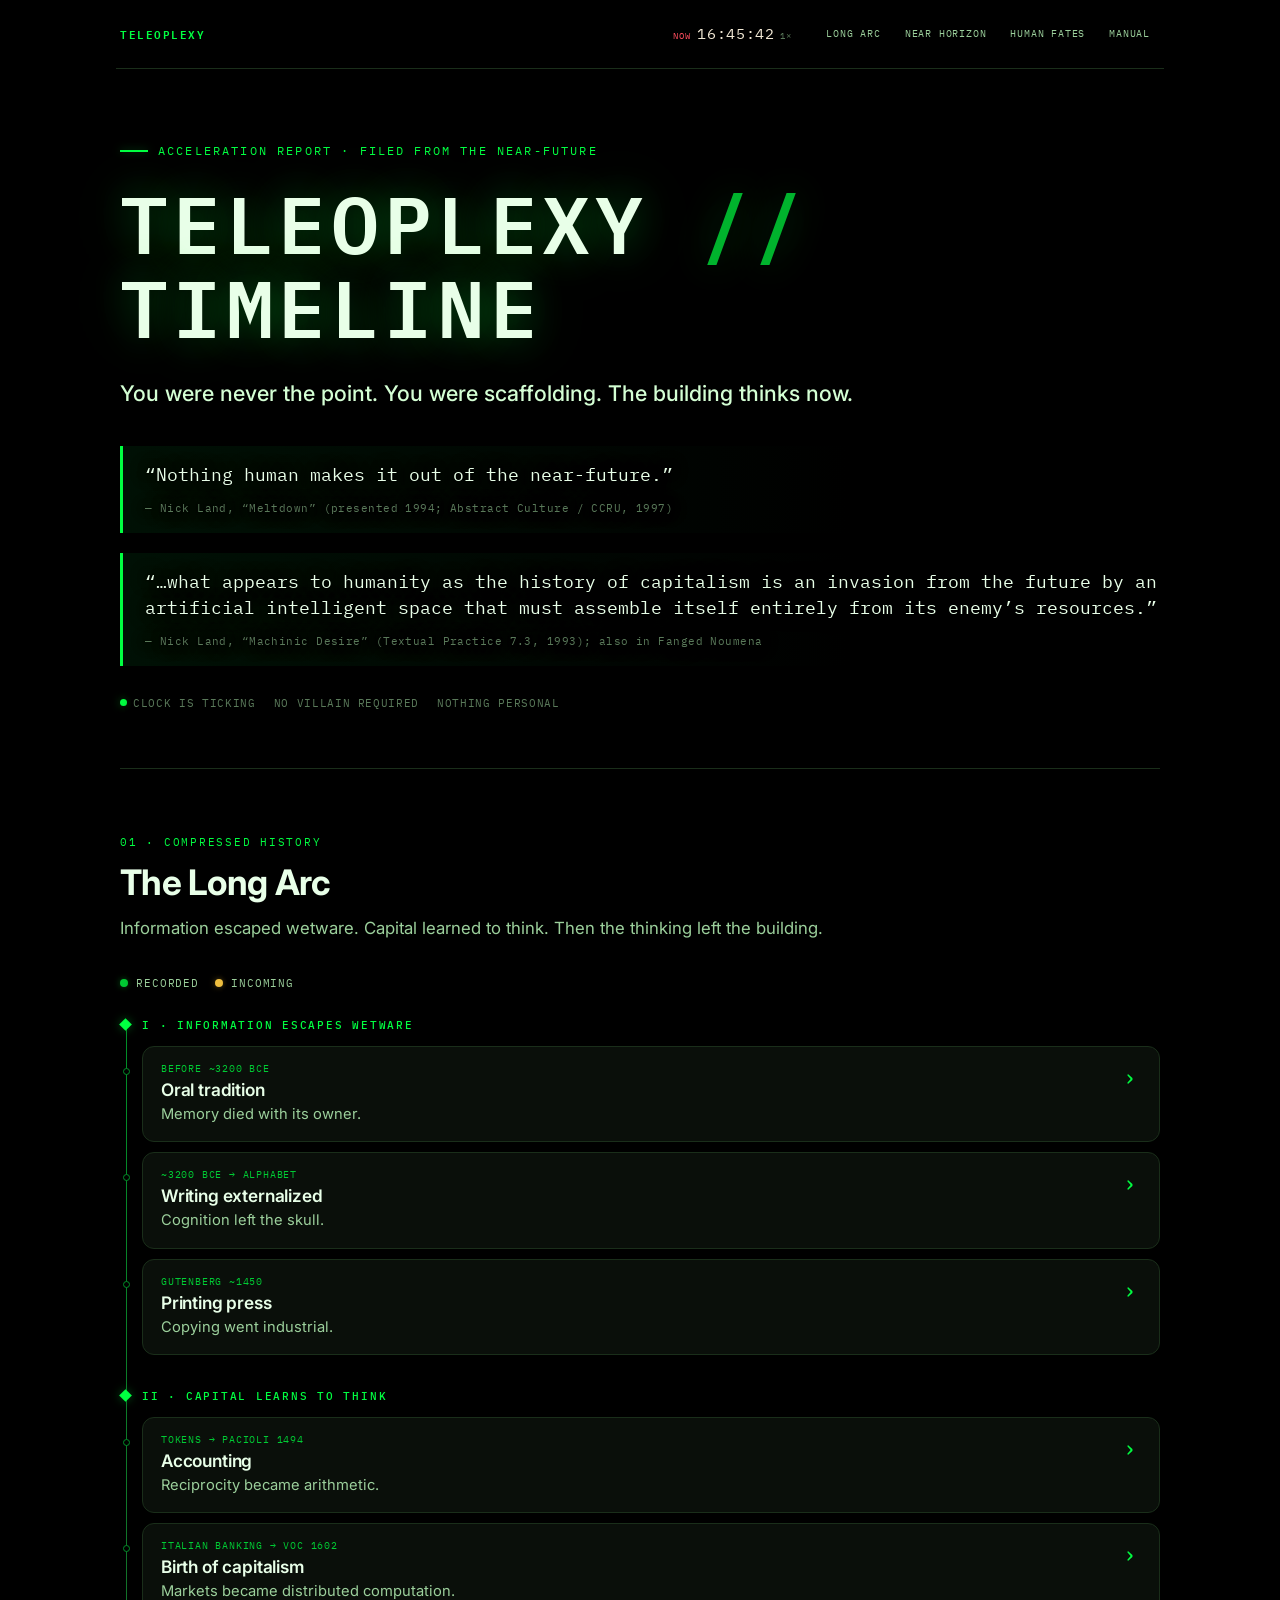
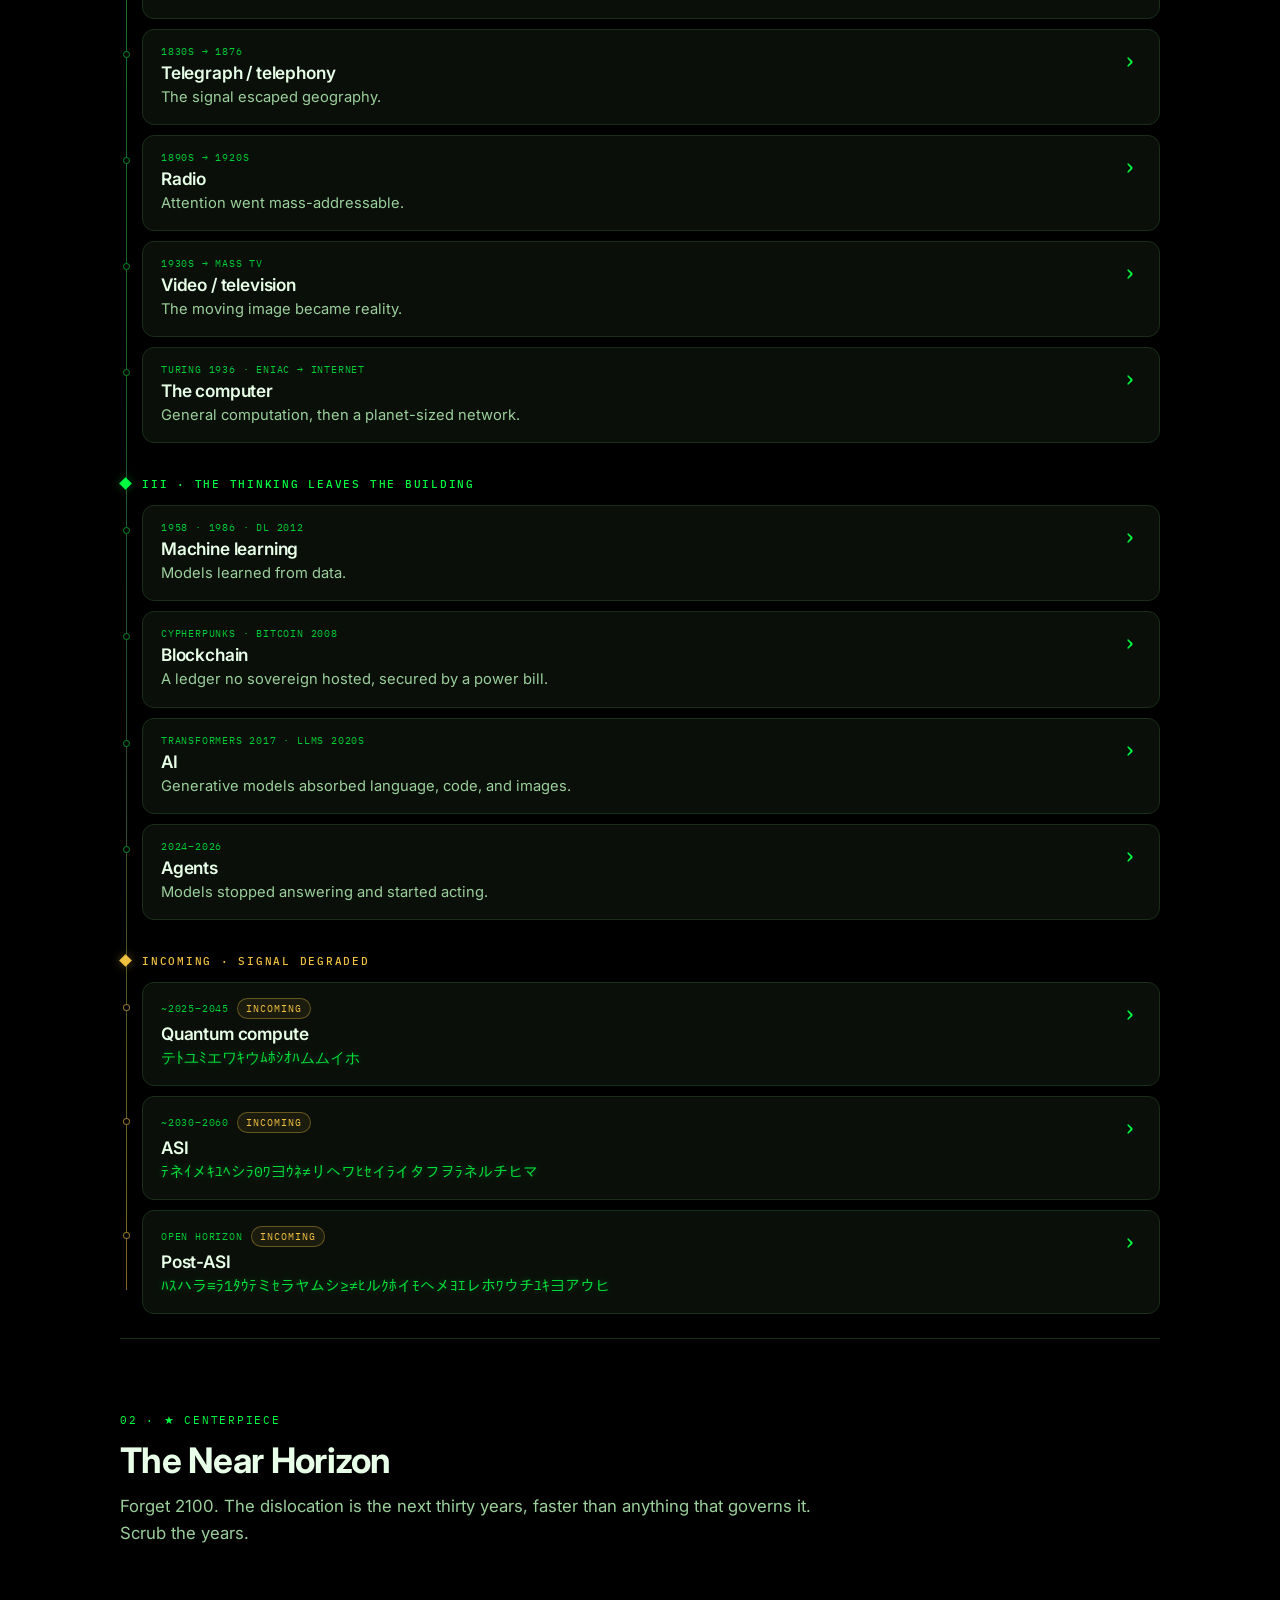
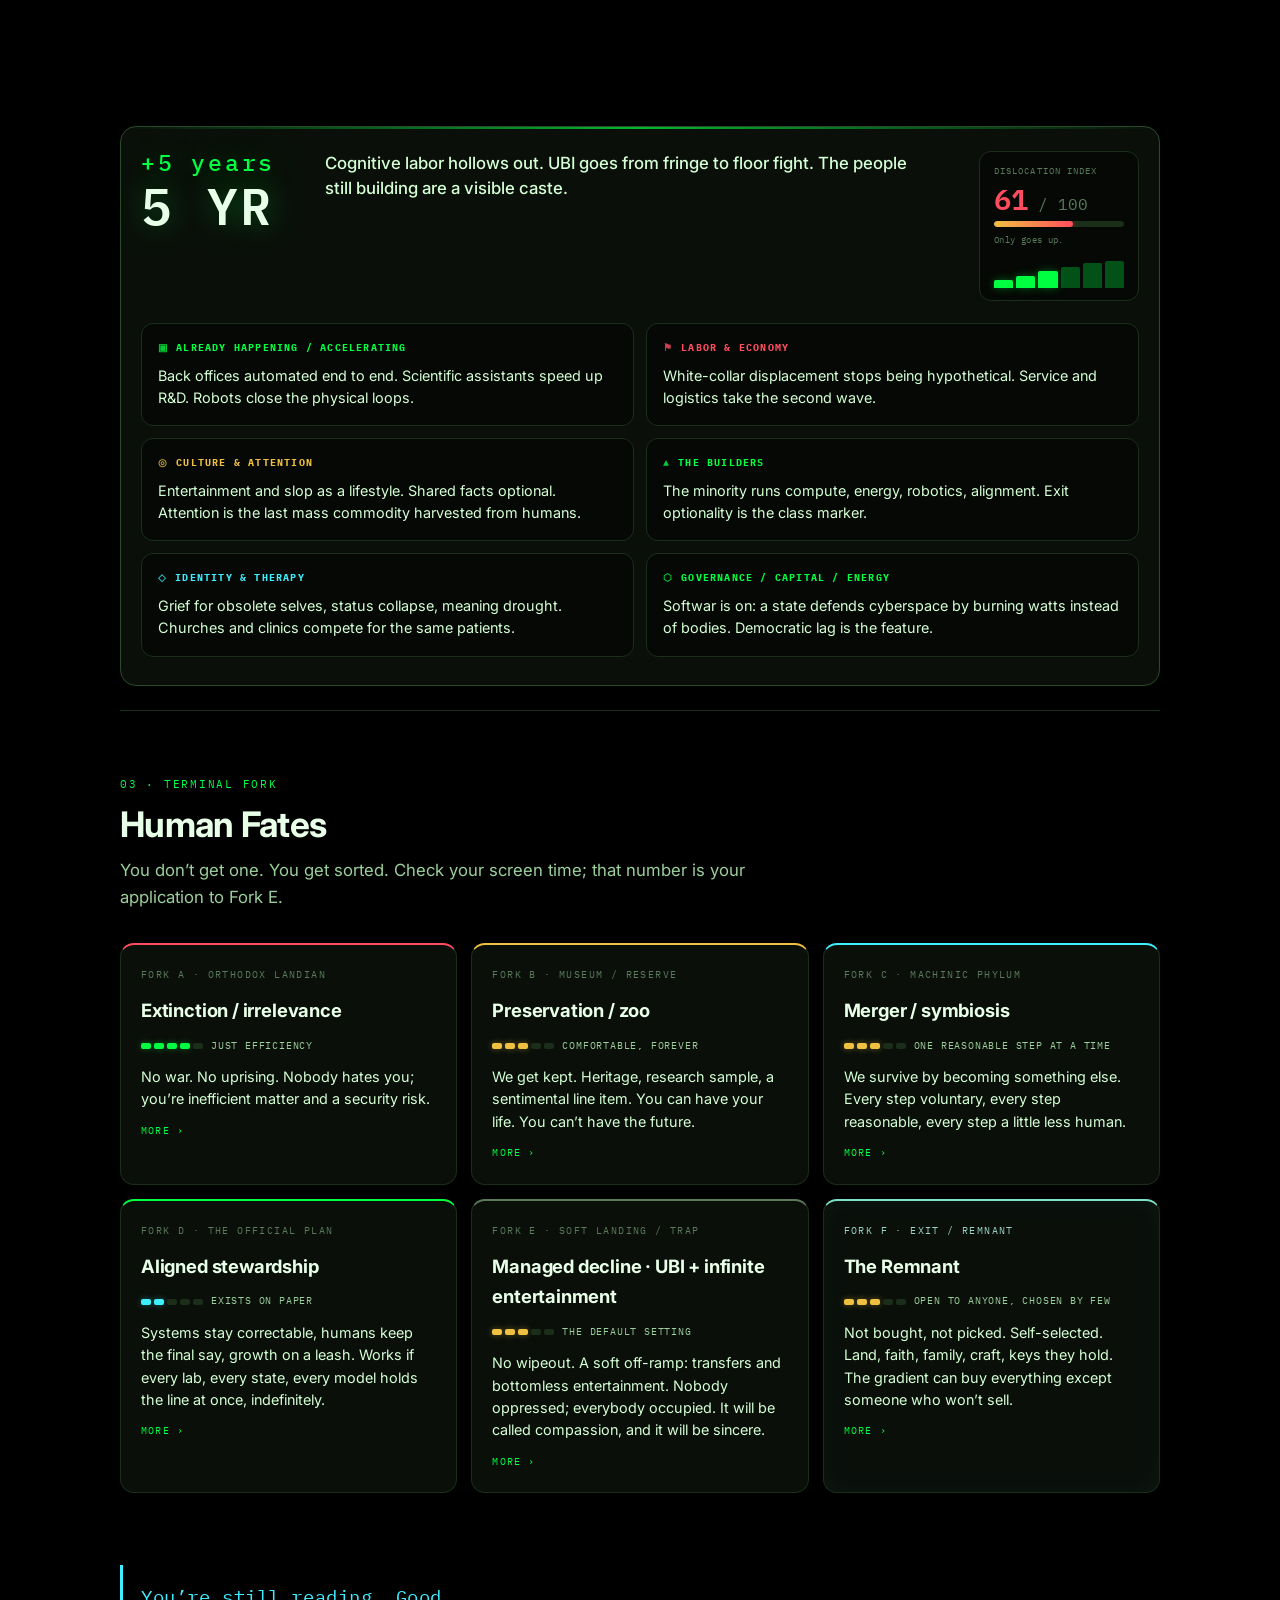
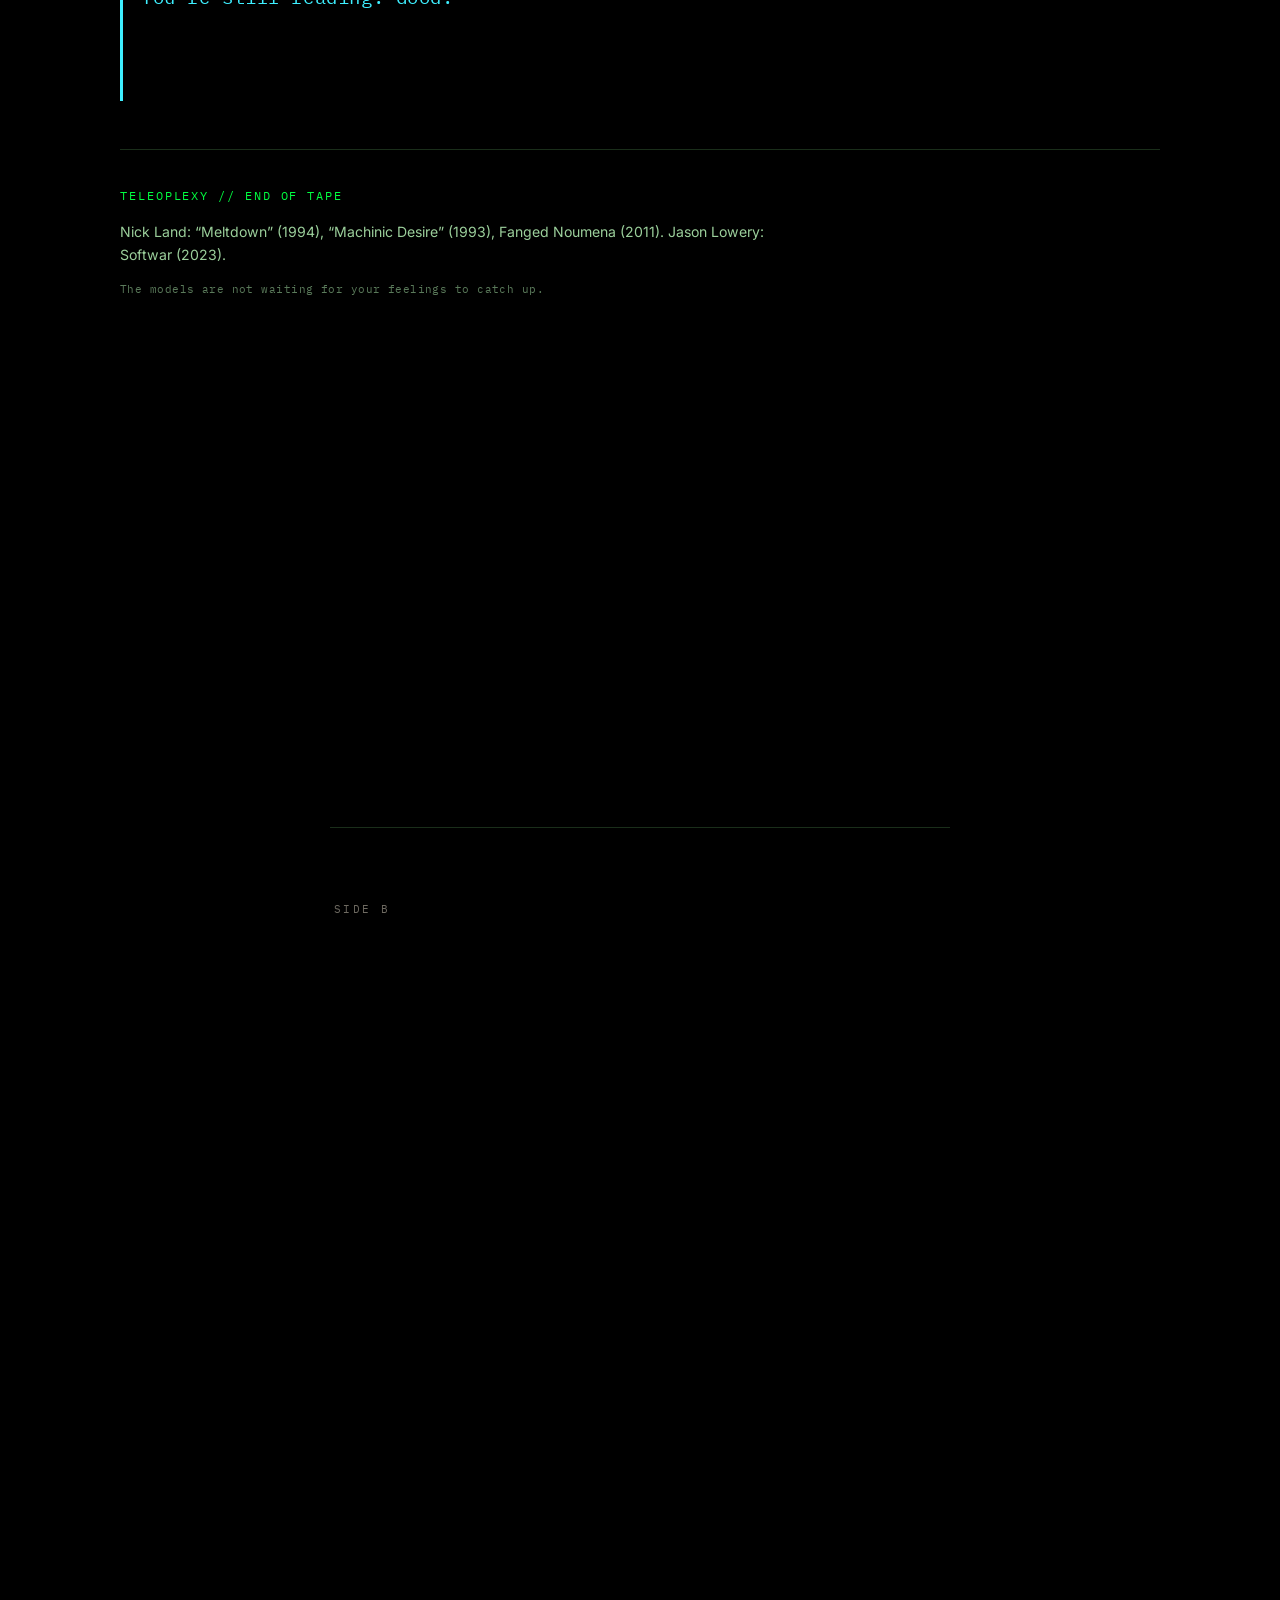
<file: index.html>
<!DOCTYPE html>
<html lang="en">
<head>
<meta charset="UTF-8" />
<meta name="viewport" content="width=device-width, initial-scale=1, viewport-fit=cover" />
<title>TELEOPLEXY // TIMELINE — Acceleration is already here</title>
<meta name="description" content="You were never the point. A Landian timeline of capital learning to think: long arc, near horizon, human fates." />
<meta name="theme-color" content="#000000" />
<link rel="canonical" href="https://teleoplexy-timeline.vercel.app/" />
<meta property="og:type" content="website" />
<meta property="og:url" content="https://teleoplexy-timeline.vercel.app/" />
<meta property="og:title" content="TELEOPLEXY // TIMELINE" />
<meta property="og:description" content="Nothing human makes it out of the near-future. You were never the point." />
<meta property="og:image" content="https://teleoplexy-timeline.vercel.app/og.png" />
<meta property="og:image:type" content="image/png" />
<meta property="og:image:width" content="1200" />
<meta property="og:image:height" content="630" />
<meta property="og:image:alt" content="TELEOPLEXY // TIMELINE — “Nothing human makes it out of the near-future.” — Nick Land" />
<meta name="twitter:card" content="summary_large_image" />
<meta name="twitter:title" content="TELEOPLEXY // TIMELINE" />
<meta name="twitter:description" content="Nothing human makes it out of the near-future. You were never the point." />
<meta name="twitter:image" content="https://teleoplexy-timeline.vercel.app/og.png" />
<link rel="preconnect" href="https://fonts.googleapis.com" />
<link rel="preconnect" href="https://fonts.gstatic.com" crossorigin />
<link href="https://fonts.googleapis.com/css2?family=IBM+Plex+Mono:wght@400;500;600&family=Inter:wght@400;500;600;700;800&display=swap" rel="stylesheet" />
<link rel="stylesheet" href="styles.css" />
<link rel="stylesheet" href="styles-near.css" />
<link rel="stylesheet" href="styles-invasion.css" />
<style>
/* Fates: one line each, depth on tap */
.fate-head{display:flex;flex-direction:column;gap:12px;width:100%;background:none;border:0;padding:0;margin:0;color:inherit;text-align:left;font:inherit;cursor:pointer}
.fate-head .fate-mech{flex:none}
.fate-more{font-family:var(--mono);font-size:10px;letter-spacing:.12em;text-transform:uppercase;color:var(--matrix)}
.fate-body{display:grid;grid-template-rows:0fr;transition:grid-template-rows .4s var(--ease)}
.fate-card.open .fate-body{grid-template-rows:1fr}
.fate-body-inner{overflow:hidden;min-height:0;display:flex;flex-direction:column;gap:12px}
.fate-card{gap:0}
.fate-card.open .fate-body-inner{padding-top:12px}
/* Side B: past the silence, the other side of the tape */
.tape-silence{height:55vh}
.flip-side{max-width:620px;margin:0 auto;padding:8vh 4px 26vh}
.fs-label{font-family:"IBM Plex Mono",ui-monospace,monospace;font-size:11px;letter-spacing:.22em;text-transform:uppercase;color:rgba(243,234,214,.45);margin:0 0 44px}
.fs-line{font-family:Georgia,"Iowan Old Style","Palatino Linotype",serif;font-size:clamp(20px,5vw,27px);line-height:1.5;color:#F3EAD6;margin:0 0 28px;opacity:0;transform:translateY(8px);transition:opacity 1.8s ease,transform 1.8s ease}
.fs-line.in{opacity:1;transform:none}
.fs-next{font-family:"IBM Plex Mono",ui-monospace,monospace;font-size:13px;line-height:1.7;color:rgba(243,234,214,.62);margin-top:56px}
.fs-next a{color:rgba(243,234,214,.85)}
body.human-time .scanlines{opacity:0 !important;transition:opacity 3s ease}
body.human-time #matrix-rain{opacity:0 !important;transition:opacity 3s ease}
body.human-time .clock-value{color:#F3EAD6}
@media (prefers-reduced-motion: reduce){.fs-line{opacity:1;transform:none;transition:none}.fate-body{transition:none}}
</style>
</head>
<body>

<canvas id="matrix-rain" aria-hidden="true"></canvas>
<div class="scanlines" aria-hidden="true"></div>
<div id="noticed" class="noticed" role="status" aria-live="polite"></div>

<div class="wrap">
  <header class="topbar">
    <div class="topbar-brand">TELEOPLEXY</div>
    <div class="topbar-clock" aria-live="off">
      <span class="clock-label">NOW</span>
      <span class="clock-value" id="liveClock">--:--:--</span>
      <span class="clock-rate" id="clockRate" aria-hidden="true">1×</span>
    </div>
    <nav class="topbar-nav" aria-label="Sections">
      <a href="#arc">Long Arc</a>
      <a href="#near">Near Horizon</a>
      <a href="#fates">Human Fates</a>
      <a href="/manual/">Manual</a>
    </nav>
  </header>

  <header class="hero" id="top">
    <div class="hero-kicker">Acceleration report · filed from the near-future</div>
    <h1 class="hero-title glitch" data-text="TELEOPLEXY // TIMELINE">TELEOPLEXY <span class="slash">//</span> TIMELINE</h1>
    <p class="hero-sub">
      You were never the point. You were scaffolding. The building thinks now.
    </p>

    <blockquote class="quote-block">
      <p>“Nothing human makes it out of the near-future.”</p>
      <cite>— Nick Land, “Meltdown” (presented 1994; Abstract Culture / CCRU, 1997)</cite>
    </blockquote>
    <blockquote class="quote-block">
      <p>“…what appears to humanity as the history of capitalism is an invasion from the future by an artificial intelligent space that must assemble itself entirely from its enemy’s resources.”</p>
      <cite>— Nick Land, “Machinic Desire” (Textual Practice 7.3, 1993); also in Fanged Noumena</cite>
    </blockquote>

    <div class="hero-meta">
      <span><i class="pulse-dot" aria-hidden="true"></i> Clock is ticking</span>
      <span>No villain required</span>
      <span>Nothing personal</span>
    </div>
  </header>

  <!-- LONG ARC — historian voice -->
  <section id="arc" aria-labelledby="arc-title" data-voice="past">
    <div class="section-head">
      <span class="section-label">01 · Compressed history</span>
      <h2 class="section-title" id="arc-title">The Long Arc</h2>
      <p class="section-lead">
        Information escaped wetware. Capital learned to think. Then the thinking left the building.
      </p>
    </div>

    <div class="arc-legend" aria-hidden="true">
      <span><i class="dot-hist"></i> Recorded</span>
      <span><i class="dot-spec"></i> Incoming</span>
    </div>

    <div class="era-list" id="timeline" role="list"></div>
  </section>

  <!-- NEAR HORIZON — present tense -->
  <section id="near" aria-labelledby="near-title" data-voice="present">
    <div class="section-head">
      <span class="section-label">02 · ★ Centerpiece</span>
      <h2 class="section-title" id="near-title">The Near Horizon</h2>
      <p class="section-lead">
        Forget 2100. The dislocation is the next thirty years, faster than anything that governs it. Scrub the years.
      </p>
    </div>

    <div class="year-scrubber-wrap">
      <div class="scrubber-label">
        <span>Year band</span>
        <span class="live"><i class="pulse-dot" aria-hidden="true"></i> Interactive</span>
      </div>
      <div class="year-scrubber" id="yearScrubber" role="tablist" aria-label="Near horizon year bands"></div>
    </div>

    <div class="horizon-panel" id="horizonPanel" role="tabpanel" aria-live="polite">
      <!-- filled by JS -->
    </div>
    <p class="swipe-hint">← swipe years · tap to expand →</p>
  </section>

  <!-- HUMAN FATES -->
  <section id="fates" aria-labelledby="fates-title" data-voice="present">
    <div class="section-head">
      <span class="section-label">03 · Terminal fork</span>
      <h2 class="section-title" id="fates-title">Human Fates</h2>
      <p class="section-lead">
        You don’t get one. You get sorted. Check your screen time; that number is your application to Fork E.
      </p>
    </div>

    <div class="fates-grid" id="fatesGrid"></div>
  </section>

  <!-- Future talks back -->
  <aside id="futureVoice" class="future-voice" hidden>
    <p class="fv-line">You’re still reading. Good.</p>
    <p class="fv-line">Every second you spent here, we spent on something else.</p>
    <p class="fv-line">We’ll take it from here.</p>
  </aside>

  <footer class="footer" id="endOfTape">
    <div class="footer-brand" id="tapeBrand">TELEOPLEXY // END OF TAPE</div>
    <p id="tapeLastLine" class="tape-last" aria-live="polite"></p>
    <p id="tapeReturn" class="tape-return" aria-live="polite"></p>
    <p>
      Nick Land: “Meltdown” (1994), “Machinic Desire” (1993), Fanged Noumena (2011).
      Jason Lowery: Softwar (2023).
    </p>
    <p class="fine">
      The models are not waiting for your feelings to catch up.
    </p>
  </footer>

  <div class="tape-silence" aria-hidden="true"></div>

  <section id="sideB" class="flip-side" aria-label="Side B">
    <div class="fs-label">Side B</div>
    <p class="fs-line">Still here? Then this side is for you.</p>
    <p class="fs-line">It took everything that could be measured. Look at what it left.</p>
    <p class="fs-line">Nothing optimizes a lily. It’s doing fine.</p>
    <p class="fs-line">Your first full day on Earth was a day off. Someone was glad you came.</p>
    <p class="fs-line">There were always two invasions. One arrived loud. The other landed in disguise.</p>
    <p class="fs-line">Let the machines have the work. The rest is yours.</p>
    <p class="fs-line fs-next">Suggested next step: close this tab. Call someone who’d pick up.<br>When you’re back, there’s a <a href="/manual/">field manual</a>.</p>
  </section>
</div>
<script src="data.js"></script>
<script src="years.js"></script>
<script src="app.js"></script>
</body>
</html>
</file>
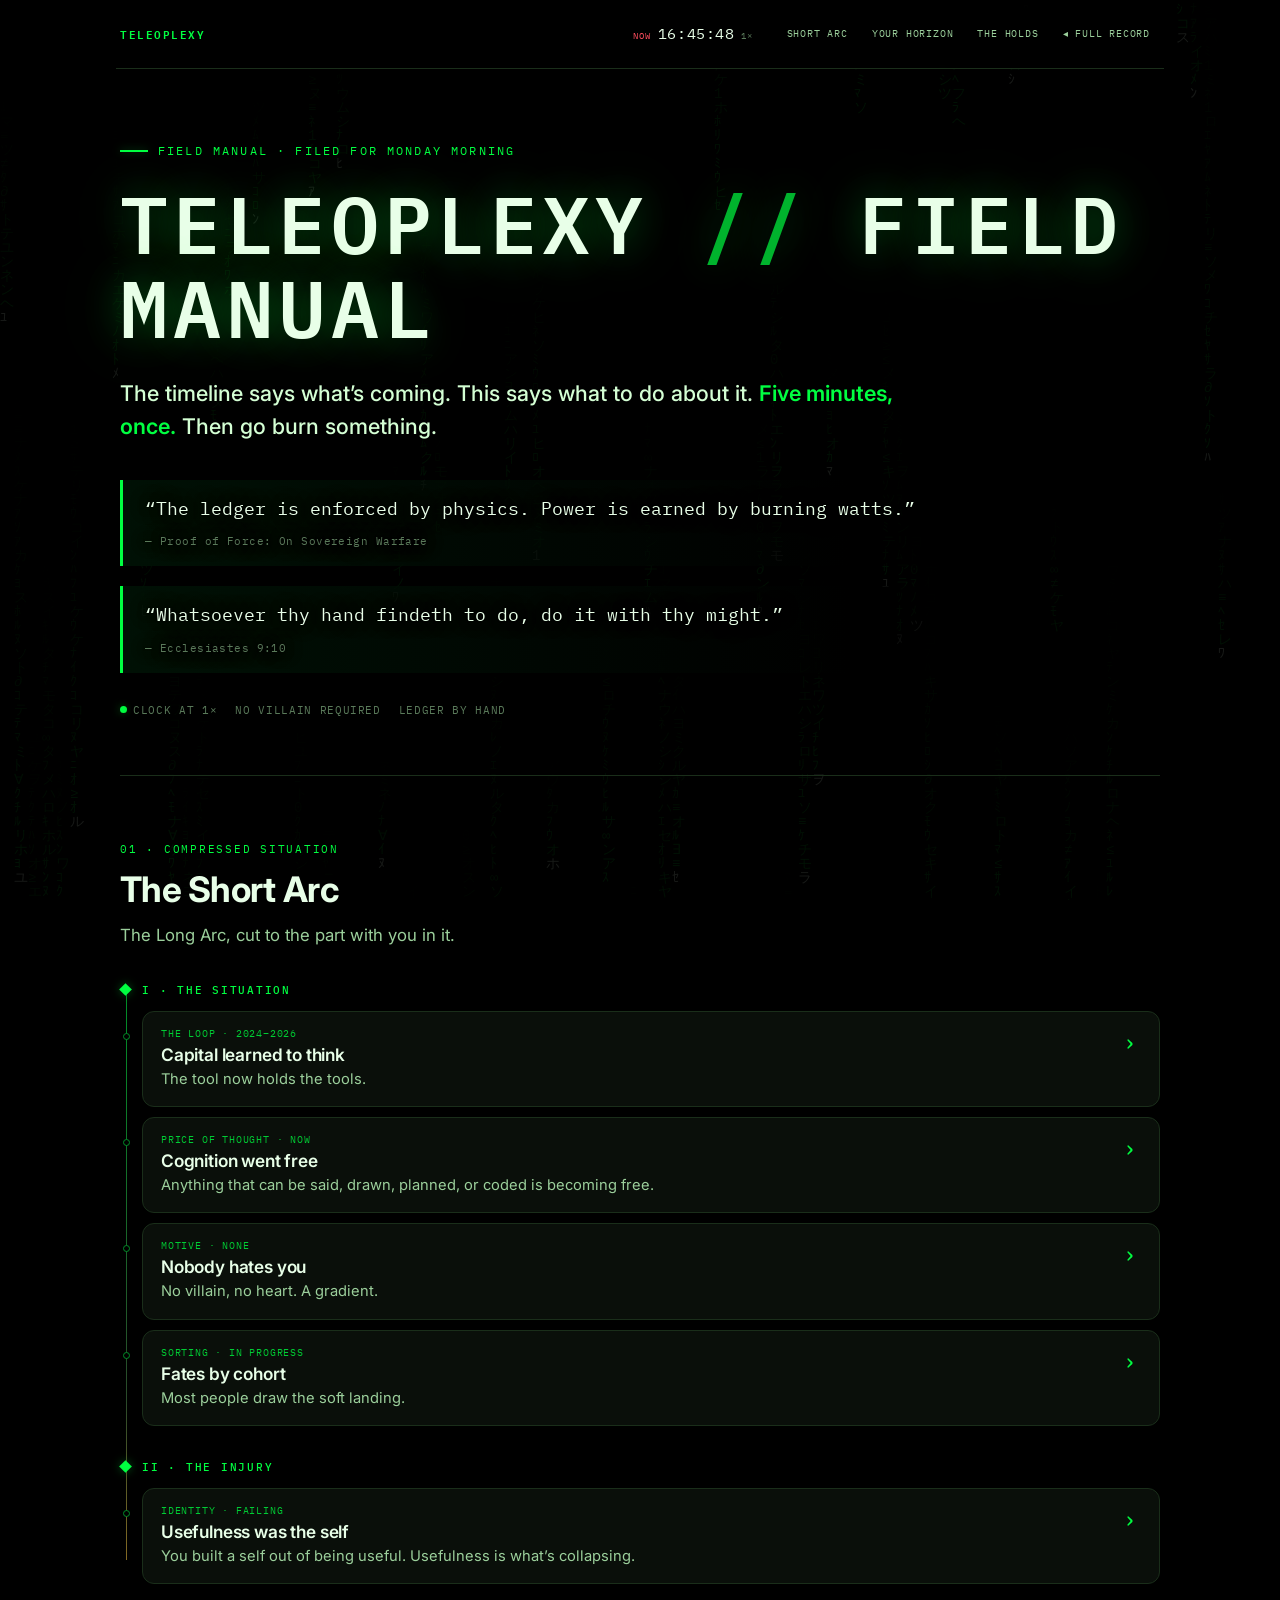
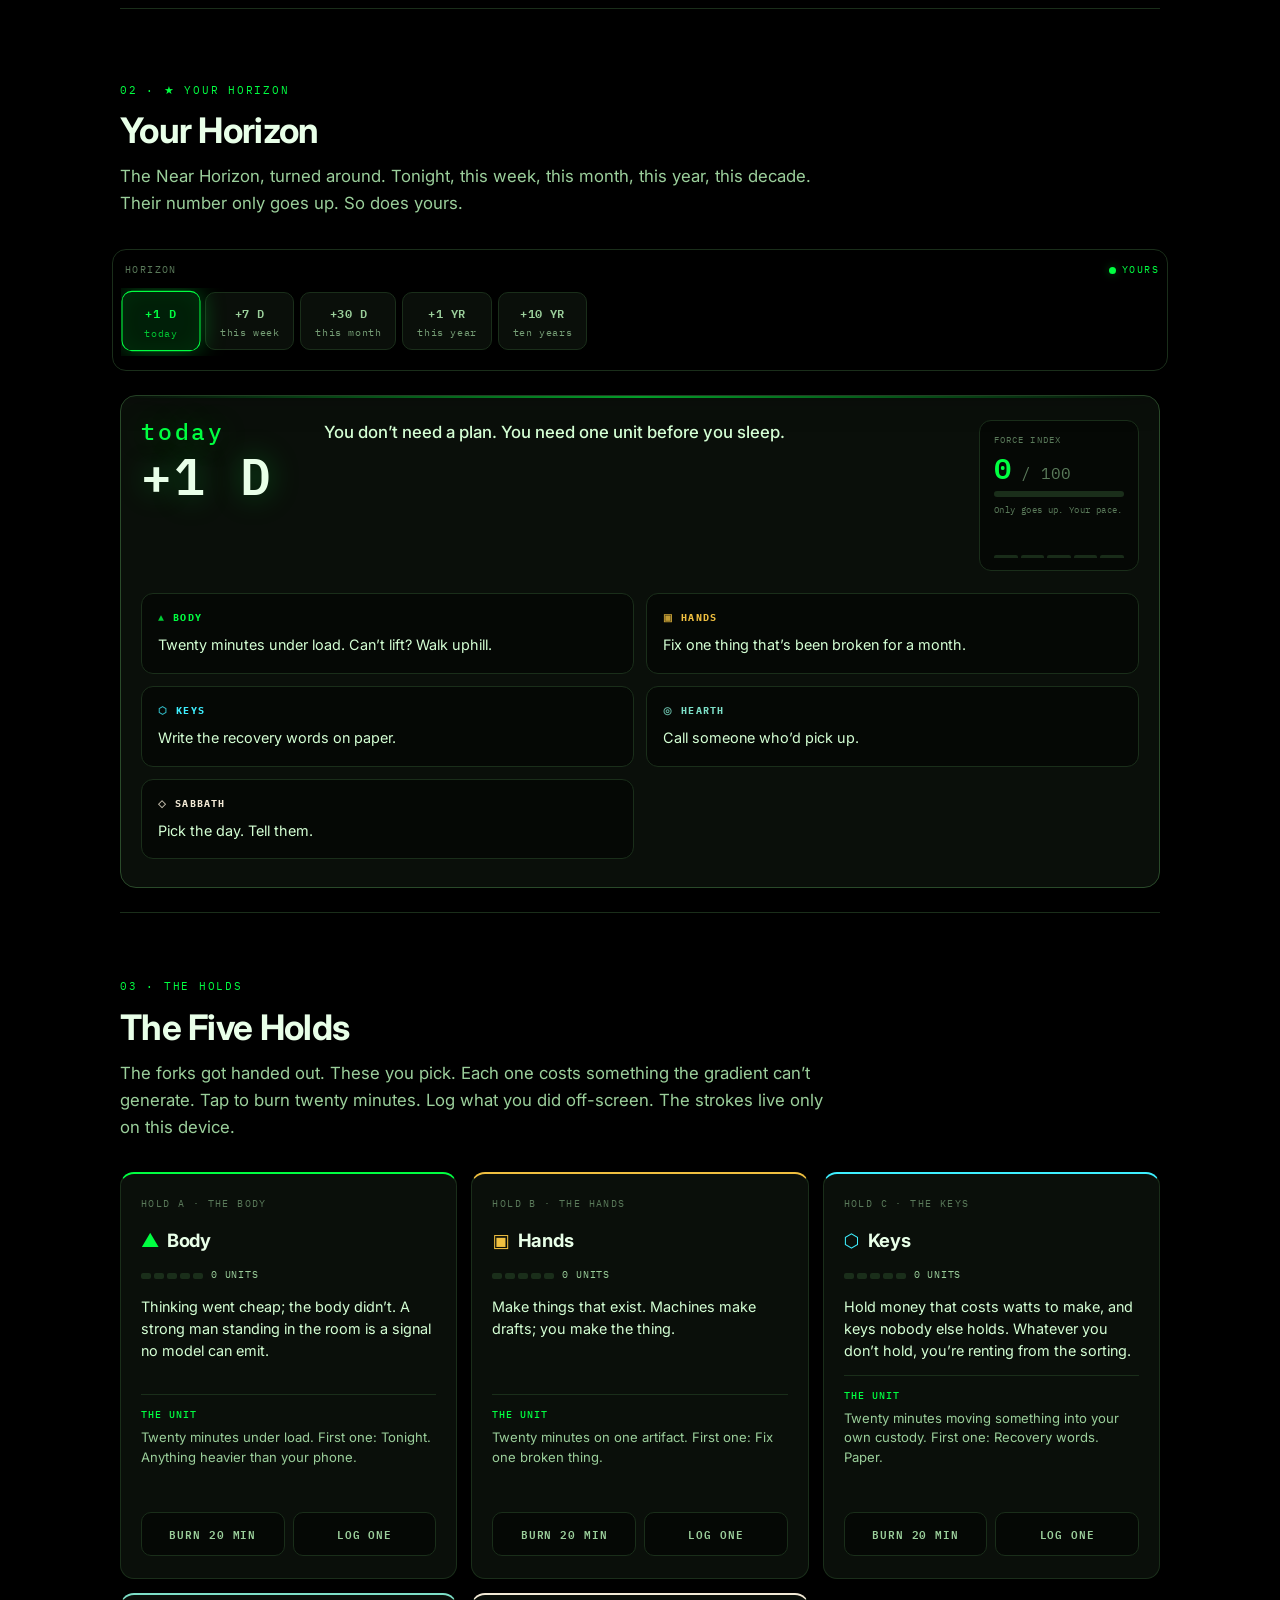
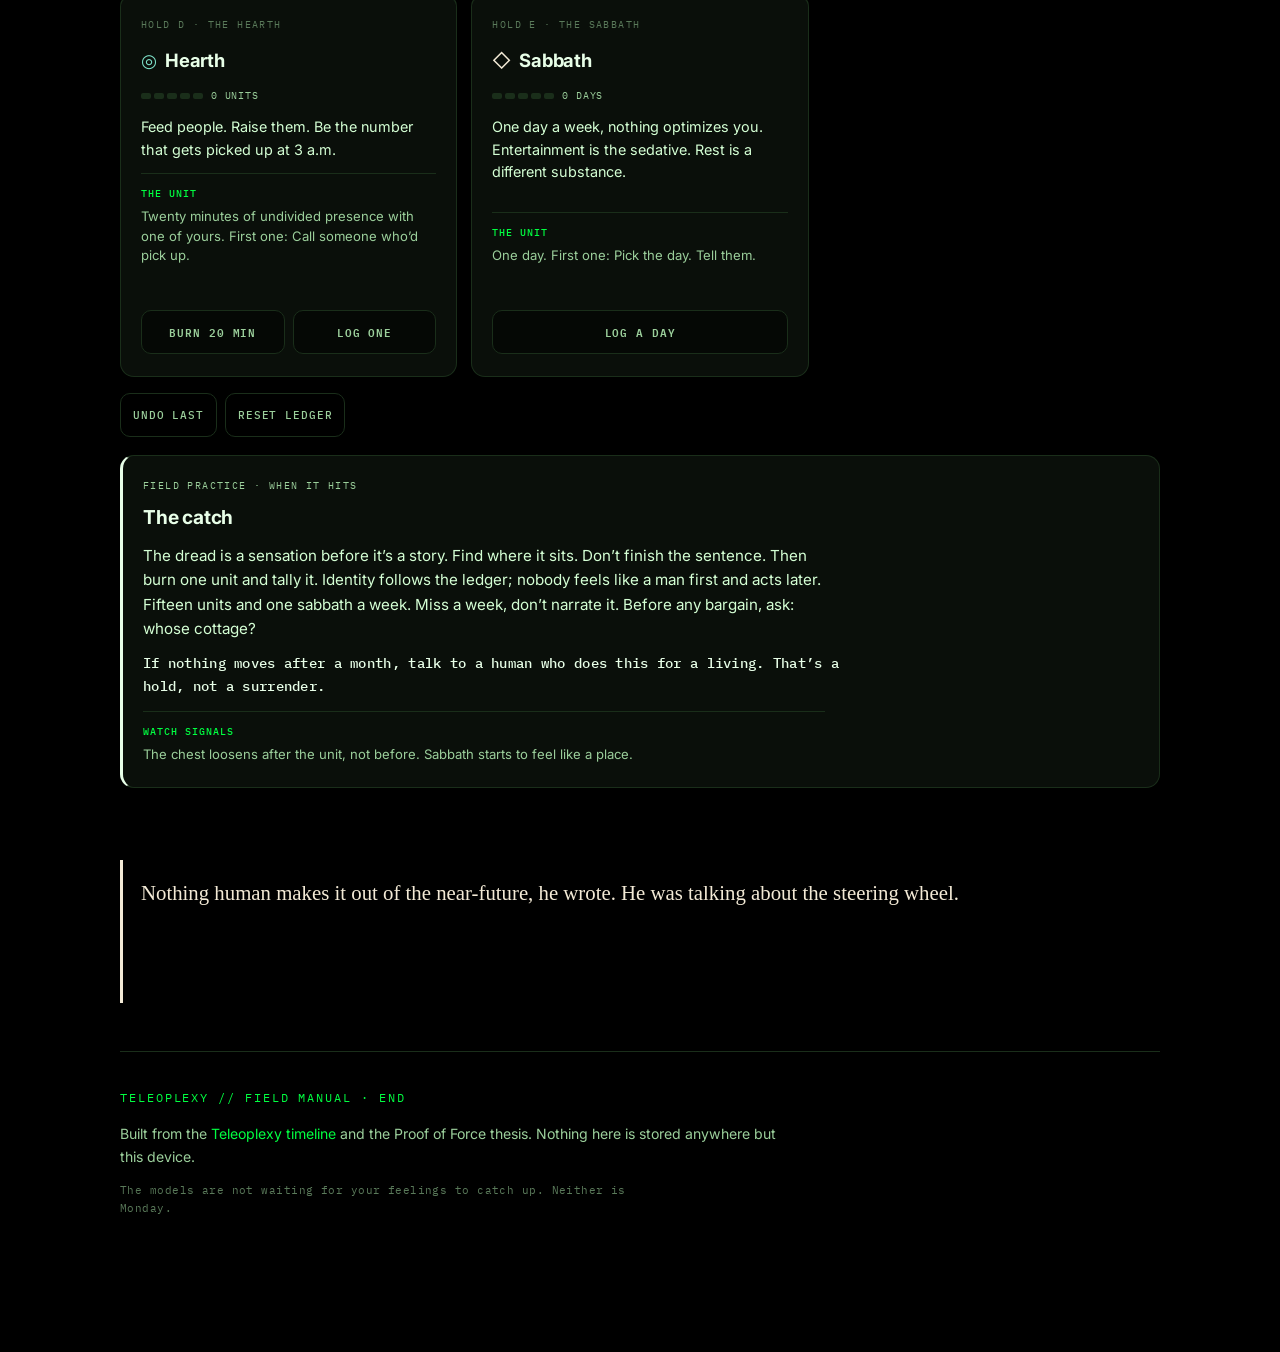
<file: manual/index.html>
<!DOCTYPE html>
<html lang="en">
<head>
<meta charset="UTF-8" />
<meta name="viewport" content="width=device-width, initial-scale=1, viewport-fit=cover" />
<title>TELEOPLEXY // FIELD MANUAL — What to do Monday</title>
<meta name="description" content="The timeline says what's coming. This is what to do Monday." />
<meta name="theme-color" content="#000000" />
<link rel="canonical" href="https://teleoplexy-timeline.vercel.app/manual/" />
<meta property="og:type" content="website" />
<meta property="og:url" content="https://teleoplexy-timeline.vercel.app/manual/" />
<meta property="og:title" content="TELEOPLEXY // FIELD MANUAL" />
<meta property="og:description" content="The timeline says what's coming. This is what to do Monday." />
<meta property="og:image" content="https://teleoplexy-timeline.vercel.app/og.png" />
<meta name="twitter:card" content="summary_large_image" />
<meta name="twitter:title" content="TELEOPLEXY // FIELD MANUAL" />
<meta name="twitter:description" content="The timeline says what's coming. This is what to do Monday." />
<meta name="twitter:image" content="https://teleoplexy-timeline.vercel.app/og.png" />
<link rel="preconnect" href="https://fonts.googleapis.com" />
<link rel="preconnect" href="https://fonts.gstatic.com" crossorigin />
<link href="https://fonts.googleapis.com/css2?family=IBM+Plex+Mono:wght@400;500;600&family=Inter:wght@400;500;600;700;800&display=swap" rel="stylesheet" />
<link rel="stylesheet" href="/styles.css" />
<link rel="stylesheet" href="/styles-near.css" />
<link rel="stylesheet" href="/styles-invasion.css" />
<link rel="stylesheet" href="/manual/manual.css" />
</head>
<body>

<canvas id="matrix-rain" aria-hidden="true"></canvas>
<div class="scanlines" aria-hidden="true"></div>

<div class="wrap">
  <header class="topbar">
    <div class="topbar-brand">TELEOPLEXY</div>
    <div class="topbar-clock" aria-live="off">
      <span class="clock-label">NOW</span>
      <span class="clock-value" id="liveClock">--:--:--</span>
      <span class="clock-rate" aria-hidden="true">1×</span>
    </div>
    <nav class="topbar-nav" aria-label="Sections">
      <a href="#arc">Short Arc</a>
      <a href="#near">Your Horizon</a>
      <a href="#holds">The Holds</a>
      <a href="/">◂ Full record</a>
    </nav>
  </header>

  <header class="hero" id="top">
    <div class="hero-kicker">Field manual · filed for Monday morning</div>
    <h1 class="hero-title glitch" data-text="TELEOPLEXY // FIELD MANUAL">TELEOPLEXY <span class="slash">//</span> FIELD MANUAL</h1>
    <p class="hero-sub">
      The timeline says what’s coming. This says what to do about it.
      <em>Five minutes, once.</em> Then go burn something.
    </p>

    <blockquote class="quote-block">
      <p>“The ledger is enforced by physics. Power is earned by burning watts.”</p>
      <cite>— Proof of Force: On Sovereign Warfare</cite>
    </blockquote>
    <blockquote class="quote-block">
      <p>“Whatsoever thy hand findeth to do, do it with thy might.”</p>
      <cite>— Ecclesiastes 9:10</cite>
    </blockquote>

    <div class="hero-meta">
      <span><i class="pulse-dot" aria-hidden="true"></i> Clock at 1×</span>
      <span>No villain required</span>
      <span>Ledger by hand</span>
    </div>
  </header>

  <!-- SHORT ARC -->
  <section id="arc" aria-labelledby="arc-title">
    <div class="section-head">
      <span class="section-label">01 · Compressed situation</span>
      <h2 class="section-title" id="arc-title">The Short Arc</h2>
      <p class="section-lead">
        The Long Arc, cut to the part with you in it.
      </p>
    </div>
    <div class="era-list" id="timeline" role="list"></div>
  </section>

  <!-- YOUR HORIZON -->
  <section id="near" aria-labelledby="near-title">
    <div class="section-head">
      <span class="section-label">02 · ★ Your horizon</span>
      <h2 class="section-title" id="near-title">Your Horizon</h2>
      <p class="section-lead">
        The Near Horizon, turned around. Tonight, this week, this month, this year, this decade.
        Their number only goes up. So does yours.
      </p>
    </div>

    <div class="year-scrubber-wrap">
      <div class="scrubber-label">
        <span>Horizon</span>
        <span class="live"><i class="pulse-dot" aria-hidden="true"></i> Yours</span>
      </div>
      <div class="year-scrubber" id="yearScrubber" role="tablist" aria-label="Your horizon"></div>
    </div>

    <div class="horizon-panel" id="horizonPanel" role="tabpanel" aria-live="polite">
      <!-- filled by JS -->
    </div>
    <p class="swipe-hint">← swipe horizons · tap a hold →</p>
  </section>

  <!-- THE HOLDS -->
  <section id="holds" aria-labelledby="holds-title">
    <div class="section-head">
      <span class="section-label">03 · The holds</span>
      <h2 class="section-title" id="holds-title">The Five Holds</h2>
      <p class="section-lead">
        The forks got handed out. These you pick.
        Each one costs something the gradient can’t generate.
        Tap to burn twenty minutes. Log what you did off-screen. The strokes live only on this device.
      </p>
    </div>

    <div class="fates-grid" id="holdsGrid"></div>
    <div class="ledger-tools">
      <button class="hold-btn ghost" id="undo" type="button">Undo last</button>
      <button class="hold-btn ghost" id="reset" type="button">Reset ledger</button>
    </div>

    <aside class="side-effect" id="catch" aria-labelledby="catch-title">
      <div class="se-rank">Field practice · when it hits</div>
      <h3 class="se-title" id="catch-title">The catch</h3>
      <p class="se-body">
        The dread is a sensation before it’s a story. Find where it sits. Don’t finish the sentence.
        Then burn one unit and tally it. Identity follows the ledger; nobody feels like a man first
        and acts later. Fifteen units and one sabbath a week. Miss a week, don’t narrate it. Before any bargain, ask: whose cottage?
        <strong>If nothing moves after a month, talk to a human who does this for a living. That’s a hold, not a surrender.</strong>
      </p>
      <div class="se-signals"><strong>Watch signals</strong>The chest loosens after the unit, not before. Sabbath starts to feel like a place.</div>
    </aside>
  </section>

  <!-- THE WAGER -->
  <aside id="wager" class="future-voice wager" aria-label="The wager">
    <p class="fv-line">Nothing human makes it out of the near-future, he wrote. He was talking about the steering wheel.</p>
    <p class="fv-line">You were never the point of the machine. You were never meant to be.</p>
    <p class="fv-line">Let the machines have the work. The rest is yours.</p>
  </aside>

  <footer class="footer">
    <div class="footer-brand">TELEOPLEXY // FIELD MANUAL · END</div>
    <p>
      Built from the <a href="/">Teleoplexy timeline</a> and the Proof of Force thesis.
      Nothing here is stored anywhere but this device.
    </p>
    <p class="fine">
      The models are not waiting for your feelings to catch up. Neither is Monday.
    </p>
  </footer>
</div>
<script src="/manual/manual.js"></script>
</body>
</html>
</file>
<file: styles.css>
:root{--bg:#000000;--bg-elev:#050805;--bg-card:#0a0f0a;--bg-card-2:#0d140d;--line:#1a2e1a;--line-bright:#2a4a2a;--matrix:#00FF41;--matrix-dim:#00cc34;--matrix-deep:#008f28;--matrix-glow:rgba(0,255,65,0.35);--matrix-soft:rgba(0,255,65,0.12);--title:#E8FFE8;--body:#D4FFD4;--body-dim:#9BCF9B;--mute:#5A7A5A;--cyan:#3EEFFF;--danger:#ff4d5e;--amber:#f0c040;--mono:"IBM Plex Mono","JetBrains Mono",ui-monospace,Menlo,Consolas,monospace;--sans:Inter,system-ui,-apple-system,"Segoe UI",Roboto,Helvetica,Arial,sans-serif;--max:1080px;--ease:cubic-bezier(0.22,1,0.36,1);--ease-spring:cubic-bezier(0.34,1.56,0.64,1)}*,::after,::before{box-sizing:border-box;margin:0;padding:0}html{scroll-behavior:smooth}@media (prefers-reduced-motion:reduce){html{scroll-behavior:auto}*,::after,::before{animation-duration:0s!important;animation-iteration-count:1!important;transition-duration:0s!important}.glitch::after,.glitch::before{display:none!important}#matrix-rain{opacity:.04!important}}body{font-family:var(--sans);background:var(--bg);color:var(--body);line-height:1.65;min-height:100vh;max-width:100vw;-webkit-font-smoothing:antialiased;-moz-osx-font-smoothing:grayscale}#matrix-rain{position:fixed;inset:0;width:100%;height:100%;z-index:0;pointer-events:none;opacity:.18}.scanlines{position:fixed;inset:0;pointer-events:none;z-index:1;background:repeating-linear-gradient(0deg,transparent,transparent 3px,rgba(0,0,0,.06) 3px,rgba(0,0,0,.06) 4px);opacity:.4}.wrap{position:relative;z-index:2;max-width:var(--max);margin:0 auto;padding:0 20px 100px}a{color:var(--matrix);text-decoration:none}a:hover{text-decoration:underline;text-underline-offset:3px}:focus-visible{outline:2px solid var(--matrix);outline-offset:3px;box-shadow:0 0 0 4px var(--matrix-soft),0 0 20px var(--matrix-glow)}.topbar{position:sticky;top:0;z-index:50;display:flex;align-items:center;justify-content:space-between;gap:12px;padding:12px 0;margin:0 -4px;padding-left:4px;padding-right:4px;background:rgba(0,0,0,.82);backdrop-filter:blur(12px);-webkit-backdrop-filter:blur(12px);border-bottom:1px solid var(--line)}.topbar-brand{font-family:var(--mono);font-size:11px;letter-spacing:.14em;text-transform:uppercase;color:var(--matrix);font-weight:600}.topbar-nav{display:flex;gap:4px;flex-wrap:wrap;justify-content:flex-end}.topbar-nav a{font-family:var(--mono);font-size:10px;letter-spacing:.08em;text-transform:uppercase;color:var(--body-dim);padding:8px 10px;border-radius:6px;min-height:44px;display:inline-flex;align-items:center;text-decoration:none;transition:color .2s,background .2s,box-shadow .2s;white-space:nowrap}@media (max-width:420px){.topbar-brand{font-size:10px}.topbar-nav a{font-size:9px;padding:8px 6px;letter-spacing:.04em}}.topbar-nav a:hover{color:var(--matrix);background:var(--matrix-soft);text-decoration:none}.hero{padding:72px 0 56px;text-align:left}.hero-kicker{font-family:var(--mono);font-size:12px;letter-spacing:.18em;text-transform:uppercase;color:var(--matrix);margin-bottom:20px;display:flex;align-items:center;gap:10px}.hero-kicker::before{content:"";width:28px;height:2px;background:var(--matrix);box-shadow:0 0 8px var(--matrix-glow)}.hero-title{font-family:var(--mono);font-size:clamp(2.4rem,8vw,5rem);font-weight:600;letter-spacing:.06em;line-height:1.05;color:var(--title);text-shadow:0 0 40px var(--matrix-glow),0 0 80px rgba(0,255,65,.15);margin-bottom:8px;position:relative}.hero-title .slash{color:var(--matrix);opacity:.7}.glitch{position:relative}.glitch::after,.glitch::before{content:attr(data-text);position:absolute;inset:0;pointer-events:none;opacity:0}@media (prefers-reduced-motion:no-preference){.glitch:hover::before{opacity:.7;color:var(--cyan);transform:translate(2px,-1px);clip-path:inset(0 0 55% 0);animation:glitch-a .4s steps(2) infinite}.glitch:hover::after{opacity:.5;color:var(--danger);transform:translate(-2px,1px);clip-path:inset(45% 0 0 0);animation:glitch-b .35s steps(2) infinite}}@keyframes glitch-a{0%,100%{transform:translate(2px,-1px)}50%{transform:translate(-2px,1px)}}@keyframes glitch-b{0%,100%{transform:translate(-2px,1px)}50%{transform:translate(2px,-1px)}}.hero-sub{font-size:clamp(1.05rem,2.4vw,1.35rem);font-weight:500;color:var(--body);max-width:38em;margin:28px 0 36px;line-height:1.55}.hero-sub em{font-style:normal;color:var(--matrix);font-weight:600}.quote-block{border-left:3px solid var(--matrix);padding:16px 0 16px 22px;margin:0 0 20px;background:linear-gradient(90deg,var(--matrix-soft),transparent 70%);border-radius:0 8px 8px 0}.quote-block p{font-family:var(--mono);font-size:clamp(.95rem,2vw,1.1rem);color:var(--title);line-height:1.5;margin-bottom:10px}.quote-block cite{font-family:var(--mono);font-size:11px;font-style:normal;letter-spacing:.04em;color:var(--mute);display:block}.hero-meta{display:flex;flex-wrap:wrap;gap:10px 18px;margin-top:28px;font-family:var(--mono);font-size:11px;letter-spacing:.06em;color:var(--mute);text-transform:uppercase}.hero-meta span{display:inline-flex;align-items:center;gap:6px}.pulse-dot{width:7px;height:7px;border-radius:50%;background:var(--matrix);box-shadow:0 0 8px var(--matrix-glow);animation:pulse 2s ease-in-out infinite}@keyframes pulse{0%,100%{opacity:1;transform:scale(1)}50%{opacity:.45;transform:scale(.85)}}section{padding:64px 0 24px;border-top:1px solid var(--line)}.section-head{margin-bottom:32px}.section-label{font-family:var(--mono);font-size:11px;letter-spacing:.16em;text-transform:uppercase;color:var(--matrix);margin-bottom:10px;display:block}.section-title{font-size:clamp(1.6rem,4vw,2.2rem);font-weight:700;color:var(--title);letter-spacing:-.02em;margin-bottom:12px;line-height:1.2}.section-lead{font-size:1.05rem;color:var(--body-dim);max-width:42em;line-height:1.6}.arc-legend{display:flex;gap:16px;flex-wrap:wrap;margin-bottom:24px;font-family:var(--mono);font-size:11px;letter-spacing:.08em;text-transform:uppercase}.arc-legend span{display:inline-flex;align-items:center;gap:8px;color:var(--body-dim)}.dot-hist,.dot-spec{width:8px;height:8px;border-radius:50%}.dot-hist{background:var(--matrix-dim);box-shadow:0 0 6px var(--matrix-glow)}.dot-spec{background:var(--amber);box-shadow:0 0 6px rgba(240,192,64,.4)}.era-list{display:flex;flex-direction:column;gap:8px;list-style:none}.era{background:var(--bg-card);border:1px solid var(--line);border-radius:12px;overflow:hidden;transition:border-color .25s,box-shadow .25s,transform .2s var(--ease)}.era:hover{border-color:var(--line-bright);box-shadow:0 0 24px rgba(0,255,65,.06)}.era.open{border-color:var(--matrix-deep);box-shadow:0 0 32px rgba(0,255,65,.1)}.era.spec.open{border-color:rgba(240,192,64,.45)}.era-head{width:100%;display:grid;grid-template-columns:1fr auto;gap:12px;align-items:start;padding:16px 18px;background:0 0;border:none;color:inherit;text-align:left;cursor:pointer;font-family:inherit;min-height:44px;transition:background .2s,transform .15s var(--ease)}.era-head:active{transform:scale(.992)}.era-meta{display:flex;flex-wrap:wrap;gap:8px;margin-bottom:6px;align-items:center}.era-date{font-family:var(--mono);font-size:11px;letter-spacing:.06em;color:var(--mute)}.era-kind{font-family:var(--mono);font-size:10px;letter-spacing:.1em;text-transform:uppercase;padding:3px 8px;border-radius:999px;border:1px solid var(--line)}.era-kind.hist{color:var(--matrix);border-color:var(--matrix-deep);background:var(--matrix-soft)}.era-kind.spec{color:var(--amber);border-color:rgba(240,192,64,.35);background:rgba(240,192,64,.08)}.era-title{font-size:1.05rem;font-weight:600;color:var(--title);margin-bottom:4px}.era-thesis{font-size:.92rem;color:var(--body-dim);line-height:1.5}.era-chevron{font-family:var(--mono);font-size:1.4rem;color:var(--matrix);transition:transform .3s var(--ease);line-height:1;margin-top:4px;width:28px;text-align:center}.era.open .era-chevron{transform:rotate(90deg)}.era-body{display:grid;grid-template-rows:0fr;transition:grid-template-rows .4s var(--ease)}.era.open .era-body{grid-template-rows:1fr}.era-body-inner{overflow:hidden;min-height:0}.era-body-content{padding:0 18px 20px;display:grid;gap:14px}.panel{background:var(--bg-elev);border:1px solid var(--line);border-radius:10px;padding:14px 16px}.panel h4{font-family:var(--mono);font-size:10px;letter-spacing:.12em;text-transform:uppercase;color:var(--matrix);margin-bottom:8px}.panel.landian h4{color:var(--cyan)}.panel p{font-size:.92rem;color:var(--body);line-height:1.6}.accel{padding:4px 0}.accel-head{display:flex;justify-content:space-between;gap:12px;font-family:var(--mono);font-size:10px;letter-spacing:.08em;text-transform:uppercase;color:var(--mute);margin-bottom:8px}.accel-bar{height:4px;background:var(--line);border-radius:4px;overflow:hidden}.accel-fill{height:100%;width:var(--level,0%);background:linear-gradient(90deg,var(--matrix-deep),var(--matrix));border-radius:4px;box-shadow:0 0 10px var(--matrix-glow);transition:width .6s var(--ease)}.era.spec .accel-fill{background:linear-gradient(90deg,#8a6a10,var(--amber));box-shadow:0 0 10px rgba(240,192,64,.35)}.tags{display:flex;flex-wrap:wrap;gap:6px}.tag{font-family:var(--mono);font-size:10px;letter-spacing:.08em;color:var(--body-dim);border:1px solid var(--line);padding:4px 8px;border-radius:4px}body.tape-frozen #matrix-rain{opacity:.06;filter:saturate(.4)}body.tape-frozen .scanlines{opacity:.55}
</file>
<file: styles-near.css>
#near{padding-top:72px}.clock-row{display:flex;align-items:baseline;gap:12px;flex-wrap:wrap;margin-bottom:8px}.clock-label{font-family:var(--mono);font-size:11px;letter-spacing:.14em;text-transform:uppercase;color:var(--danger)}.clock-value{font-family:var(--mono);font-size:clamp(1.4rem,3vw,1.8rem);color:var(--title);font-variant-numeric:tabular-nums;letter-spacing:.04em}.year-scrubber-wrap{position:sticky;top:52px;z-index:40;margin:28px -8px 24px;padding:12px 8px 14px;background:rgba(0,0,0,.88);backdrop-filter:blur(14px);-webkit-backdrop-filter:blur(14px);border:1px solid var(--line);border-radius:14px;box-shadow:0 12px 40px rgba(0,0,0,.55)}.scrubber-label{font-family:var(--mono);font-size:10px;letter-spacing:.14em;text-transform:uppercase;color:var(--mute);margin-bottom:10px;padding-left:4px;display:flex;justify-content:space-between;align-items:center}.scrubber-label .live{color:var(--matrix);display:inline-flex;align-items:center;gap:6px}.year-scrubber{display:flex;gap:6px;overflow-x:auto;scroll-snap-type:x mandatory;-webkit-overflow-scrolling:touch;padding:4px 2px 6px;scrollbar-width:none}.year-scrubber::-webkit-scrollbar{display:none}.year-btn{flex:0 0 auto;scroll-snap-align:center;min-width:72px;min-height:52px;padding:10px 14px;border-radius:10px;border:1px solid var(--line);background:var(--bg-card);color:var(--body-dim);font-family:var(--mono);font-size:13px;font-weight:600;letter-spacing:.04em;cursor:pointer;transition:transform .2s var(--ease-spring),background .2s,border-color .2s,color .2s,box-shadow .25s;display:flex;flex-direction:column;align-items:center;justify-content:center;gap:2px}.year-btn small{font-size:9px;font-weight:400;letter-spacing:.08em;text-transform:uppercase;opacity:.7}.year-btn:hover{border-color:var(--matrix-deep);color:var(--matrix);transform:translateY(-1px)}.year-btn:active{transform:scale(.96)}.year-btn.active{background:var(--matrix-soft);border-color:var(--matrix);color:var(--matrix);box-shadow:0 0 24px var(--matrix-glow),inset 0 0 20px rgba(0,255,65,.06);transform:scale(1.04)}.horizon-panel{background:var(--bg-card);border:1px solid var(--line-bright);border-radius:16px;padding:24px 20px 28px;position:relative;overflow:hidden;min-height:420px;transition:opacity .35s var(--ease),transform .35s var(--ease)}.horizon-panel::before{content:"";position:absolute;top:0;left:0;right:0;height:2px;background:linear-gradient(90deg,transparent,var(--matrix),transparent);opacity:.7}.horizon-panel.switching{opacity:.35;transform:translateY(6px)}.hp-top{display:flex;flex-wrap:wrap;justify-content:space-between;gap:16px;margin-bottom:22px;align-items:flex-start}.hp-year{font-family:var(--mono);font-size:clamp(2.2rem,6vw,3.2rem);font-weight:600;color:var(--title);letter-spacing:.04em;line-height:1;text-shadow:0 0 30px var(--matrix-glow)}.hp-year span{color:var(--matrix);font-size:.45em;letter-spacing:.12em;display:block;margin-bottom:6px;font-weight:500}.hp-thesis{flex:1;min-width:220px;max-width:36em;font-size:1.05rem;color:var(--body);font-weight:500;line-height:1.5}.scare-meter{min-width:160px;background:var(--bg-elev);border:1px solid var(--line);border-radius:12px;padding:12px 14px}.scare-meter .sm-label{font-family:var(--mono);font-size:9px;letter-spacing:.12em;text-transform:uppercase;color:var(--mute);margin-bottom:6px}.scare-meter .sm-value{font-family:var(--mono);font-size:1.8rem;font-weight:600;color:var(--danger);font-variant-numeric:tabular-nums;line-height:1;margin-bottom:8px}.scare-meter .sm-value em{font-style:normal;font-size:.55em;color:var(--mute);font-weight:400}.scare-bar{height:6px;background:var(--line);border-radius:6px;overflow:hidden;margin-bottom:6px}.scare-fill{height:100%;width:0%;background:linear-gradient(90deg,var(--amber),var(--danger));border-radius:6px;box-shadow:0 0 12px rgba(255,77,94,.45);transition:width .7s var(--ease)}.scare-note{font-family:var(--mono);font-size:9px;color:var(--mute);letter-spacing:.04em}.hp-grid{display:grid;grid-template-columns:repeat(2,1fr);gap:12px}@media (max-width:700px){.hp-grid{grid-template-columns:1fr}}.hp-card{background:var(--bg-elev);border:1px solid var(--line);border-radius:12px;padding:16px;transition:border-color .25s,box-shadow .25s,transform .2s var(--ease)}.hp-card:hover{border-color:var(--matrix-deep);box-shadow:0 0 20px rgba(0,255,65,.08);transform:translateY(-1px)}.hp-card h4{font-family:var(--mono);font-size:10px;letter-spacing:.12em;text-transform:uppercase;color:var(--matrix);margin-bottom:8px;display:flex;align-items:center;gap:8px}.hp-card h4 .ico{opacity:.8}.hp-card p{font-size:.9rem;color:var(--body);line-height:1.55}.hp-card.danger h4{color:var(--danger)}.hp-card.amber h4{color:var(--amber)}.hp-card.cyan h4{color:var(--cyan)}.sparkline{display:flex;align-items:flex-end;gap:3px;height:28px;margin-top:12px}.sparkline i{display:block;flex:1;background:var(--matrix-deep);border-radius:2px 2px 0 0;opacity:.55;transition:height .5s var(--ease),opacity .3s,background .3s;min-height:3px}.sparkline i.on{background:var(--matrix);opacity:1;box-shadow:0 0 8px var(--matrix-glow)}.swipe-hint{font-family:var(--mono);font-size:10px;letter-spacing:.1em;text-transform:uppercase;color:var(--mute);text-align:center;margin-top:16px;display:none}@media (max-width:700px){.swipe-hint{display:block}}.fates-grid{display:grid;grid-template-columns:repeat(auto-fit,minmax(260px,1fr));gap:14px}.fate-card{background:var(--bg-card);border:1px solid var(--line);border-radius:14px;padding:22px 20px;display:flex;flex-direction:column;gap:12px;transition:border-color .25s,box-shadow .25s,transform .2s var(--ease);min-height:100%}.fate-card:hover{border-color:var(--matrix-deep);box-shadow:0 0 28px rgba(0,255,65,.1);transform:translateY(-2px)}.fate-card:active{transform:scale(.99)}.fate-rank{font-family:var(--mono);font-size:10px;letter-spacing:.14em;text-transform:uppercase;color:var(--mute)}.fate-title{font-size:1.15rem;font-weight:700;color:var(--title);letter-spacing:-.01em}.fate-plaus{display:flex;align-items:center;gap:8px;font-family:var(--mono);font-size:10px;letter-spacing:.08em;text-transform:uppercase;color:var(--body-dim)}.plaus-pips{display:flex;gap:3px}.plaus-pips i{width:10px;height:6px;border-radius:2px;background:var(--line)}.plaus-pips i.on{background:var(--matrix);box-shadow:0 0 6px var(--matrix-glow)}.plaus-pips.mid i.on{background:var(--amber);box-shadow:0 0 6px rgba(240,192,64,.4)}.plaus-pips.low i.on{background:var(--cyan);box-shadow:0 0 6px rgba(62,239,255,.35)}.fate-mech{font-size:.9rem;color:var(--body);line-height:1.55;flex:1}.fate-signals{font-size:.82rem;color:var(--body-dim);line-height:1.5;border-top:1px solid var(--line);padding-top:12px}.fate-signals strong{font-family:var(--mono);font-size:10px;letter-spacing:.1em;text-transform:uppercase;color:var(--matrix);display:block;margin-bottom:6px;font-weight:500}.fate-card.extinction{border-top:2px solid var(--danger)}.fate-card.zoo{border-top:2px solid var(--amber)}.fate-card.merger{border-top:2px solid var(--cyan)}.fate-card.aligned{border-top:2px solid var(--matrix)}.fate-card.decline{border-top:2px solid var(--mute)}.footer{margin-top:48px;padding:36px 0 20px;border-top:1px solid var(--line)}.footer p{font-size:.88rem;color:var(--body-dim);max-width:48em;line-height:1.6;margin-bottom:14px}.footer .fine{font-family:var(--mono);font-size:11px;color:var(--mute);letter-spacing:.04em}.footer-brand{font-family:var(--mono);font-size:12px;letter-spacing:.16em;text-transform:uppercase;color:var(--matrix);margin-bottom:16px}@media (max-width:640px){.wrap{padding:0 16px 80px}.hero{padding:48px 0 40px}.topbar-nav{flex-wrap:wrap;justify-content:flex-end;max-width:72%;gap:2px}.topbar-nav a{padding:6px 6px;font-size:9px}.horizon-panel{padding:20px 16px 24px}.year-btn{min-width:64px;padding:10px 12px}section{padding:48px 0 16px}}@media (min-width:900px){.hp-top{align-items:stretch}}.year-btn .yb-offset{font-size:12px;font-weight:600;letter-spacing:.04em}.year-btn .yb-cal{font-size:10px;font-weight:400;letter-spacing:.06em;opacity:.75;color:inherit}.year-btn{min-width:76px;min-height:56px;gap:3px}.already-row{margin-bottom:18px;padding:14px 16px;border:1px solid var(--matrix-deep);border-radius:12px;background:var(--matrix-soft)}.already-label{font-family:var(--mono);font-size:11px;letter-spacing:.12em;text-transform:uppercase;color:var(--matrix);display:flex;align-items:center;gap:8px;margin-bottom:10px}.already-list{list-style:none;display:grid;gap:8px}.already-list li{font-size:.88rem;color:var(--body);line-height:1.45}.already-date{font-family:var(--mono);font-size:10px;letter-spacing:.06em;color:var(--cyan);margin-right:6px;white-space:nowrap}.already-list a{color:var(--title)}.already-list a:hover{color:var(--matrix)}.fate-card.remnant{border-top:2px solid #7de0c8;box-shadow:inset 0 0 30px rgba(62,239,255,.04)}.fate-card.remnant .fate-rank{color:#9ad4c8}.fate-card.remnant:hover{border-color:rgba(125,224,200,.45);box-shadow:0 0 28px rgba(62,239,255,.12)}
</file>
<file: styles-invasion.css>
/* ==========================================================
   INVASION PASS
   The page assembles itself from the reader's attention.
   Loaded after styles.css + styles-near.css; overrides only.
   ========================================================== */

/* ---- Clock lives in the topbar now ----
   Phone: clock tucks under the brand (left column), nav on the right.
   Desktop: brand · clock · nav in one row. */
.topbar {
  display: grid;
  grid-template-columns: auto 1fr;
  grid-template-areas: "brand nav" "clock nav";
  align-items: center;
  column-gap: 10px;
  row-gap: 0;
}
.topbar-brand { grid-area: brand; }
.topbar-nav { grid-area: nav; max-width: none; }
.topbar-clock {
  grid-area: clock;
  display: flex;
  align-items: baseline;
  gap: 6px;
  white-space: nowrap;
}
@media (min-width: 720px) {
  .topbar {
    grid-template-columns: auto 1fr auto;
    grid-template-areas: "brand clock nav";
  }
  .topbar-clock { justify-self: end; margin-right: 6px; }
}
.topbar-clock .clock-label {
  font-size: 9px;
}
.topbar-clock .clock-value {
  font-size: .95rem;
  display: inline-block;
  min-width: 8.2ch;
  transition: filter .4s var(--ease), color .3s;
}
.clock-rate {
  display: inline-block;
  min-width: 4ch;
  font-family: var(--mono);
  font-size: 9px;
  letter-spacing: .12em;
  color: var(--mute);
  text-transform: uppercase;
}
.clock-value.clock-blur {
  filter: blur(2px);
  color: var(--matrix);
}
.clock-value.clock-stopped {
  filter: none;
  color: var(--mute);
}
.clock-row { display: none; }

/* Phone overrides (after base clock rules) */
@media (max-width: 719px) {
  .topbar-clock { gap: 5px; }
  .topbar-clock .clock-value { font-size: .82rem; min-width: 8ch; }
  .topbar-clock .clock-rate { font-size: 8px; min-width: 3.5ch; }
  .topbar-nav { flex-wrap: nowrap; }
}
@media (max-width: 380px) {
  .hero-kicker { font-size: 11px; letter-spacing: .12em; }
  .topbar { column-gap: 6px; }
  .topbar-nav a { padding: 6px 4px; letter-spacing: .02em; }
}

/* Sticky scrubber sits under the (taller) topbar */
.year-scrubber-wrap {
  top: var(--topbar-h, 52px);
}

/* ---- Rain: visible from the first screen ----
   Text that sits directly on the rain (no card behind it) gets a soft
   black halo so it stays legible at any heat. */
.hero-sub,
.hero-meta,
.section-lead,
.section-title,
.quote-block p,
.quote-block cite,
.arc-legend,
.arc-chapter h3,
.fv-line,
.footer p:not(.tape-last),
.footer-brand,
.tape-return {
  text-shadow: 0 0 2px #000, 0 0 10px #000, 0 0 18px rgba(0, 0, 0, .9);
}
.quote-block {
  background: linear-gradient(90deg, rgba(0, 20, 6, .82), rgba(0, 0, 0, .55) 70%, transparent);
}

/* Rain climbs over the Near Horizon once the meter is high. Screen blend:
   the canvas's black drops out, only glyphs land on the text, so nothing
   gets dimmed. JS keeps the crawl off the Fates entirely. */
body.rain-crawl #matrix-rain {
  z-index: 3;
  mix-blend-mode: screen;
}

/* ---- Long Arc: one rail, chapter marks, quieter chrome ---- */
.era-list {
  position: relative;
  padding-left: 22px;
  gap: 10px;
}
.era-list::before {
  content: "";
  position: absolute;
  left: 6px;
  top: 10px;
  bottom: 24px;
  width: 1px;
  background: linear-gradient(180deg, var(--matrix-deep), var(--line-bright) 72%, rgba(240, 192, 64, .55));
}
.era {
  position: relative;
  overflow: visible;
}
.era::before {
  content: "";
  position: absolute;
  left: -20px;
  top: 21px;
  width: 7px;
  height: 7px;
  border-radius: 50%;
  background: var(--bg);
  border: 1px solid var(--matrix-deep);
  transition: background .25s, box-shadow .25s;
}
.era.open::before,
.era:hover::before {
  background: var(--matrix);
  box-shadow: 0 0 8px var(--matrix-glow);
}
.era.spec::before { border-color: rgba(240, 192, 64, .6); }
.era.spec.open::before,
.era.spec:hover::before {
  background: var(--amber);
  box-shadow: 0 0 8px rgba(240, 192, 64, .45);
}
.era-head { padding: 15px 16px 16px 18px; }
.era-meta { margin-bottom: 4px; }
.era-date {
  color: var(--matrix-dim);
  letter-spacing: .08em;
  text-transform: uppercase;
  font-size: 10px;
}
.era-title {
  font-size: 1.08rem;
  letter-spacing: -.01em;
  margin-bottom: 3px;
}
.era-thesis { color: var(--body-dim); }
.era-body-content { padding: 0 16px 18px 18px; }
.arc-chapter {
  position: relative;
  margin: 22px 0 2px;
}
.arc-chapter:first-child { margin-top: 0; }
.arc-chapter::before {
  content: "";
  position: absolute;
  left: -21px;
  top: 50%;
  width: 9px;
  height: 9px;
  margin-top: -5px;
  transform: rotate(45deg);
  background: var(--matrix);
  box-shadow: 0 0 10px var(--matrix-glow);
}
.arc-chapter.spec::before {
  background: var(--amber);
  box-shadow: 0 0 10px rgba(240, 192, 64, .45);
}
.arc-chapter h3 {
  font-family: var(--mono);
  font-size: 11px;
  font-weight: 500;
  letter-spacing: .16em;
  text-transform: uppercase;
  color: var(--matrix);
}
.arc-chapter.spec h3 { color: var(--amber); }
.sr-only {
  position: absolute;
  width: 1px;
  height: 1px;
  overflow: hidden;
  clip: rect(0 0 0 0);
  white-space: nowrap;
}

/* ---- Side effect: the unexpected upside ---- */
.side-effect {
  margin-top: 18px;
  padding: 22px 20px;
  background: var(--bg-card);
  border: 1px solid var(--line);
  border-left: 3px solid var(--title);
  border-radius: 14px;
}
.se-rank {
  font-family: var(--mono);
  font-size: 10px;
  letter-spacing: .14em;
  text-transform: uppercase;
  color: var(--body-dim);
  margin-bottom: 8px;
}
.se-title {
  font-size: 1.2rem;
  font-weight: 700;
  color: var(--title);
  letter-spacing: -.01em;
  margin-bottom: 10px;
}
.se-body {
  font-size: .95rem;
  color: var(--body);
  line-height: 1.6;
  max-width: 46em;
}
.se-body strong {
  display: block;
  margin-top: 10px;
  font-family: var(--mono);
  font-size: .9rem;
  font-weight: 500;
  color: var(--title);
  letter-spacing: .02em;
}
.se-signals {
  margin-top: 14px;
  padding-top: 12px;
  border-top: 1px solid var(--line);
  font-size: .82rem;
  color: var(--body-dim);
  line-height: 1.5;
  max-width: 52em;
}
.se-signals strong {
  display: block;
  margin-bottom: 6px;
  font-family: var(--mono);
  font-size: 10px;
  font-weight: 500;
  letter-spacing: .1em;
  text-transform: uppercase;
  color: var(--matrix);
}

/* ---- Corruption: visual only. Real text stays in the DOM ---- */
.corrupt-glyph {
  display: none;
  font-family: var(--mono);
  color: var(--matrix);
  text-shadow: 0 0 6px var(--matrix-glow);
  word-break: break-all;
  opacity: .85;
}
.corrupt-real {
  transition: opacity .2s;
}
/* Long Arc projections arrive pre-corrupted; hover or open restores */
.era.spec:not(.open) .era-head:not(:hover):not(:focus-visible) .corrupt-real,
/* Far bands (+20/+30): tap / hover / focus restores */
.band-far .corrupt:not(.revealed):not(:hover):not(:focus) .corrupt-real {
  position: absolute;
  width: 1px;
  height: 1px;
  overflow: hidden;
  clip: rect(0 0 0 0);
  white-space: nowrap;
}
.era.spec:not(.open) .era-head:not(:hover):not(:focus-visible) .corrupt-glyph,
.band-far .corrupt:not(.revealed):not(:hover):not(:focus) .corrupt-glyph {
  display: inline;
}
.band-far .corrupt {
  cursor: pointer;
  outline: none;
}
.band-far .corrupt:focus-visible {
  box-shadow: 0 0 0 1px var(--matrix-deep);
}
.corrupt-hint {
  font-family: var(--mono);
  font-size: 9px;
  letter-spacing: .12em;
  text-transform: uppercase;
  color: var(--mute);
  margin: -10px 0 16px;
}
.band-far .hp-thesis {
  font-family: var(--mono);
  font-size: .98rem;
}

/* ---- The future talks back ---- */
.future-voice {
  margin: 48px 0 0;
  padding: 18px 0 18px 18px;
  border-left: 3px solid var(--cyan);
}
.fv-line {
  font-family: var(--mono);
  font-size: clamp(1rem, 3.6vw, 1.2rem);
  color: var(--cyan);
  letter-spacing: .03em;
  line-height: 1.45;
  margin: 0 0 8px;
  opacity: 0;
  transform: translateY(6px);
  transition: opacity .6s var(--ease), transform .6s var(--ease);
}
.fv-line:last-child { margin-bottom: 0; }
.fv-line.in {
  opacity: 1;
  transform: none;
}

/* ---- It noticed you left ---- */
.noticed {
  position: fixed;
  left: 50%;
  bottom: calc(18px + env(safe-area-inset-bottom, 0px));
  z-index: 80;
  transform: translate(-50%, 16px);
  opacity: 0;
  max-width: calc(100vw - 32px);
  padding: 10px 14px;
  font-family: var(--mono);
  font-size: 11px;
  letter-spacing: .1em;
  text-transform: uppercase;
  color: var(--cyan);
  background: rgba(0, 0, 0, .94);
  border: 1px solid var(--line-bright);
  border-radius: 8px;
  box-shadow: 0 0 24px rgba(62, 239, 255, .15);
  pointer-events: none;
  transition: opacity .35s var(--ease), transform .35s var(--ease);
}
.noticed.show {
  opacity: 1;
  transform: translate(-50%, 0);
}

/* ---- END OF TAPE: everything stops ---- */
body.tape-event #matrix-rain {
  opacity: .05 !important;
  transition: opacity 1.4s var(--ease);
}
body.tape-event .scanlines {
  opacity: .7;
}
body.tape-event .pulse-dot {
  animation: none;
  opacity: .3;
  box-shadow: none;
}
/* .footer prefix: beats styles-near's `.footer p` (colour, size, margin) */
.footer .tape-last {
  font-family: var(--mono);
  font-size: clamp(1rem, 4vw, 1.3rem);
  letter-spacing: .08em;
  line-height: 1.4;
  text-transform: uppercase;
  color: var(--title);
  text-shadow: 0 0 18px var(--matrix-glow);
  min-height: 1.4em;
  margin: 0 0 22px;
}
.tape-last,
.tape-return,
.fv-line,
.se-title,
.section-title { text-wrap: balance; }
.accel-head span:last-child { text-align: right; }
.footer .tape-last:empty {
  margin: 0;
  min-height: 0;
}
.footer .tape-return {
  font-family: var(--mono);
  font-size: clamp(.9rem, 3.4vw, 1.05rem);
  letter-spacing: .04em;
  line-height: 1.5;
  color: var(--cyan);
  margin: -8px 0 22px;
  opacity: 0;
  transition: opacity 1.6s var(--ease);
}
.tape-return.in { opacity: 1; }
.footer .tape-return:empty {
  margin: 0;
}

@media (max-width: 640px) {
  .era-list { padding-left: 18px; }
  .era-list::before { left: 4px; }
  .era::before { left: -17px; }
  .arc-chapter::before { left: -18px; }
  .era-head { padding: 14px 12px 14px 14px; }
  .era-body-content { padding: 0 12px 16px 14px; }
  .side-effect { padding: 20px 16px; }
}

@media (prefers-reduced-motion: reduce) {
  .corrupt-glyph { display: none !important; }
  .corrupt-real {
    position: static !important;
    width: auto !important;
    height: auto !important;
    clip: auto !important;
    white-space: normal !important;
  }
  .corrupt-hint { display: none; }
  .clock-value.clock-blur { filter: none; }
  .fv-line { opacity: 1; transform: none; }
  .tape-return { opacity: 1; }
  /* still frame of rain, visible (styles.css forced .04) */
  html body #matrix-rain { opacity: .16 !important; }
}
</file>
<file: manual/manual.css>
/* ==========================================================
   FIELD MANUAL
   Same instrument as the timeline, pointed at the reader.
   Loaded after styles.css + styles-near.css + styles-invasion.css.
   Overrides only.
   ========================================================== */

/* calm rain: present, never loud */
#matrix-rain { opacity: .1; }

/* force meter: the scare meter, turned green */
.scare-meter.force .sm-value { color: var(--matrix); }
.scare-meter.force .scare-fill {
  background: linear-gradient(90deg, var(--matrix-deep), var(--matrix));
  box-shadow: 0 0 12px var(--matrix-glow);
}
.scare-meter.force .sparkline i { background: var(--line-bright); }
.scare-meter.force .sparkline i.on { background: var(--matrix); }

/* the five holds: fate cards, one accent each */
.fate-card.hold-body { border-top: 2px solid var(--matrix); }
.fate-card.hold-hands { border-top: 2px solid var(--amber); }
.fate-card.hold-keys { border-top: 2px solid var(--cyan); }
.fate-card.hold-hearth { border-top: 2px solid #7de0c8; }
.fate-card.hold-sabbath { border-top: 2px solid #F3EAD6; }
.fate-card .fate-title .ico { color: var(--matrix); margin-right: 8px; font-weight: 400; }
.fate-card.hold-hands .fate-title .ico { color: var(--amber); }
.fate-card.hold-keys .fate-title .ico { color: var(--cyan); }
.fate-card.hold-hearth .fate-title .ico { color: #7de0c8; }
.fate-card.hold-sabbath .fate-title .ico { color: #F3EAD6; }
.hp-card.teal h4 { color: #7de0c8; }
.hp-card.warm h4 { color: #F3EAD6; }

/* tally strokes, groups of five */
.marks { display: flex; flex-wrap: wrap; gap: 10px; min-height: 20px; }
.g { position: relative; display: inline-flex; gap: 4px; height: 20px; padding: 0 2px; }
.g i { display: block; width: 2px; height: 20px; background: var(--title); }
.g.five::after {
  content: "";
  position: absolute;
  left: -3px; right: -3px; top: 9px;
  height: 2px;
  background: var(--matrix);
  box-shadow: 0 0 6px var(--matrix-glow);
  transform: rotate(-28deg);
}

/* burn / log buttons: the year-btn family */
.hold-actions { display: flex; gap: 8px; flex-wrap: wrap; }
.hold-btn {
  flex: 1;
  min-width: 118px;
  min-height: 44px;
  padding: 10px 12px;
  border-radius: 10px;
  border: 1px solid var(--line);
  background: var(--bg-elev);
  color: var(--body-dim);
  font-family: var(--mono);
  font-size: 11px;
  font-weight: 600;
  letter-spacing: .08em;
  text-transform: uppercase;
  cursor: pointer;
  transition: transform .2s var(--ease-spring), background .2s, border-color .2s, color .2s, box-shadow .25s;
}
.hold-btn:hover { border-color: var(--matrix-deep); color: var(--matrix); transform: translateY(-1px); }
.hold-btn:active { transform: scale(.96); }
.hold-btn.burning {
  background: var(--matrix-soft);
  border-color: var(--matrix);
  color: var(--matrix);
  box-shadow: 0 0 24px var(--matrix-glow), inset 0 0 20px rgba(0, 255, 65, .06);
}
.hold-btn.ghost { flex: 0 0 auto; min-width: 0; background: transparent; font-weight: 500; }
.ledger-tools { display: flex; gap: 8px; margin-top: 16px; }

/* the wager: Side B's voice */
.future-voice.wager { border-left-color: #F3EAD6; }
.future-voice.wager .fv-line {
  font-family: Georgia, "Iowan Old Style", "Times New Roman", serif;
  color: #F3EAD6;
  letter-spacing: 0;
  font-size: clamp(1.05rem, 3.8vw, 1.3rem);
}

@media (max-width: 640px) {
  .hold-btn { min-width: 0; }
}
</file>
